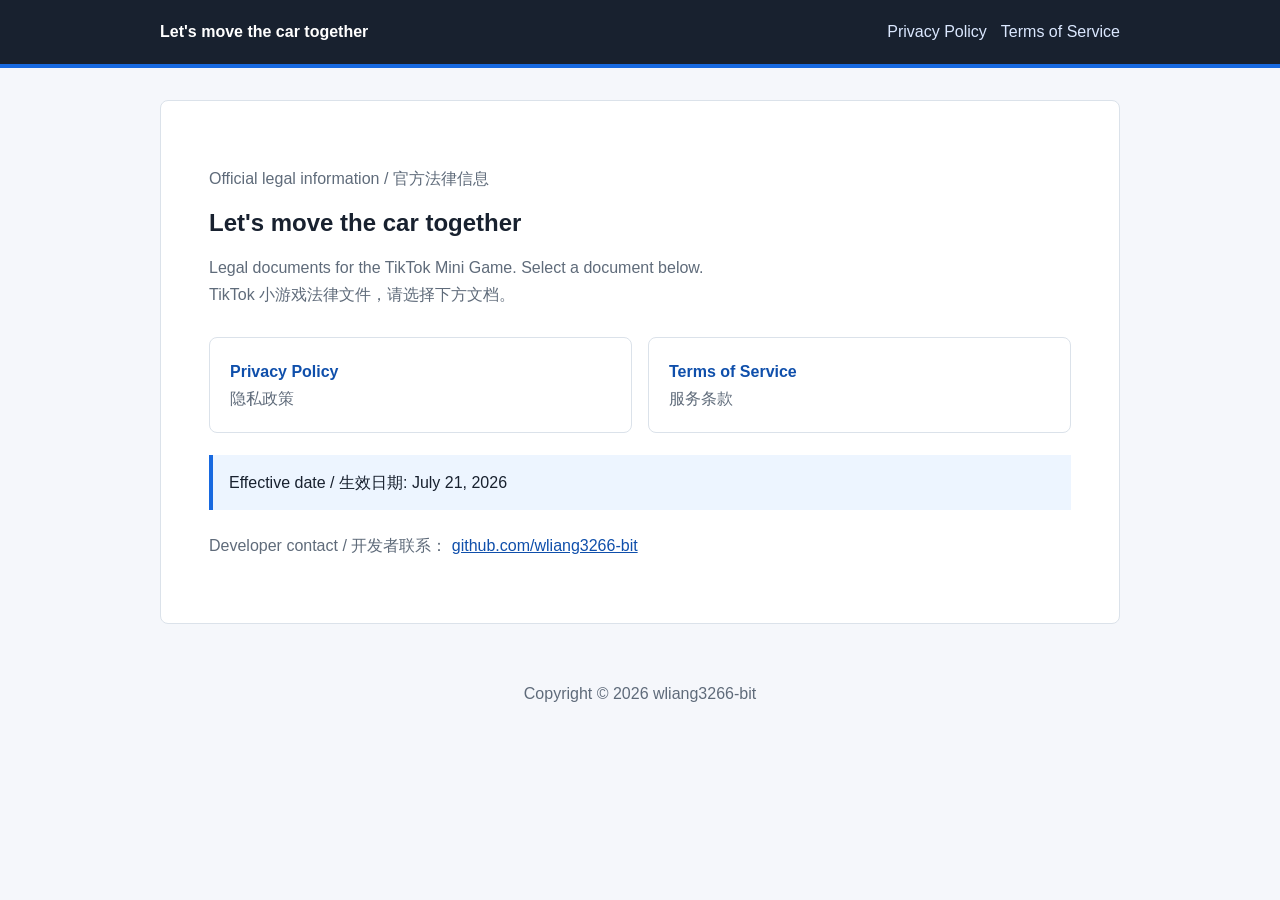
<file: index.html>
<!doctype html>
<html lang="en">
<head>
  <meta charset="utf-8">
  <meta name="viewport" content="width=device-width, initial-scale=1">
  <meta name="description" content="Legal information for Let's move the car together.">
  <title>Let's move the car together - Legal</title>
  <link rel="stylesheet" href="styles.css">
</head>
<body>
  <header>
    <nav aria-label="Primary navigation">
      <a class="brand" href="index.html">Let's move the car together</a>
      <div class="nav-links">
        <a href="privacy.html">Privacy Policy</a>
        <a href="terms.html">Terms of Service</a>
      </div>
    </nav>
  </header>

  <main>
    <section class="hero">
      <p class="meta">Official legal information / 官方法律信息</p>
      <h1>Let's move the car together</h1>
      <p class="subtitle">
        Legal documents for the TikTok Mini Game. Select a document below.<br>
        TikTok 小游戏法律文件，请选择下方文档。
      </p>

      <div class="actions">
        <a class="action" href="privacy.html">
          <strong>Privacy Policy</strong><br>
          <span class="note">隐私政策</span>
        </a>
        <a class="action" href="terms.html">
          <strong>Terms of Service</strong><br>
          <span class="note">服务条款</span>
        </a>
      </div>

      <div class="notice">
        Effective date / 生效日期: July 21, 2026
      </div>

      <p class="note">
        Developer contact / 开发者联系：
        <a href="https://github.com/wliang3266-bit">github.com/wliang3266-bit</a>
      </p>
    </section>
  </main>

  <footer>Copyright &copy; 2026 wliang3266-bit</footer>
</body>
</html>
</file>
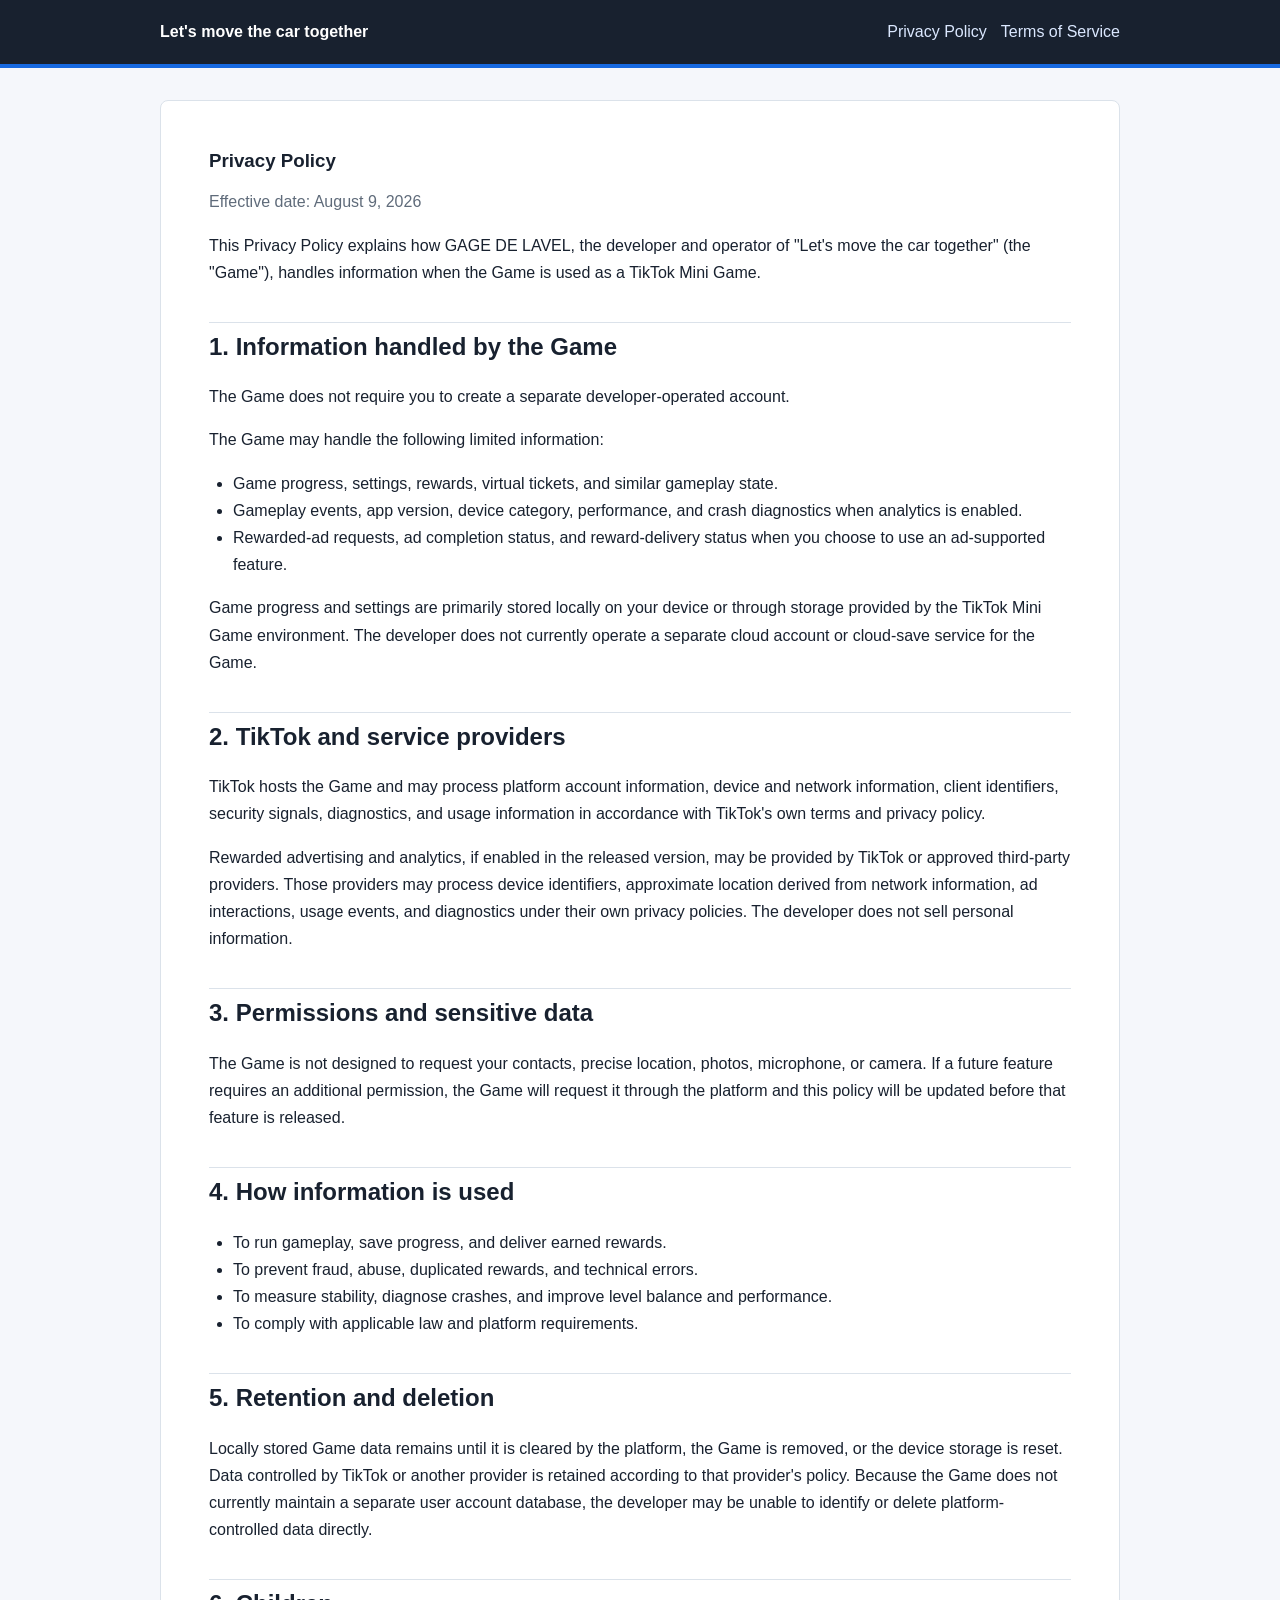
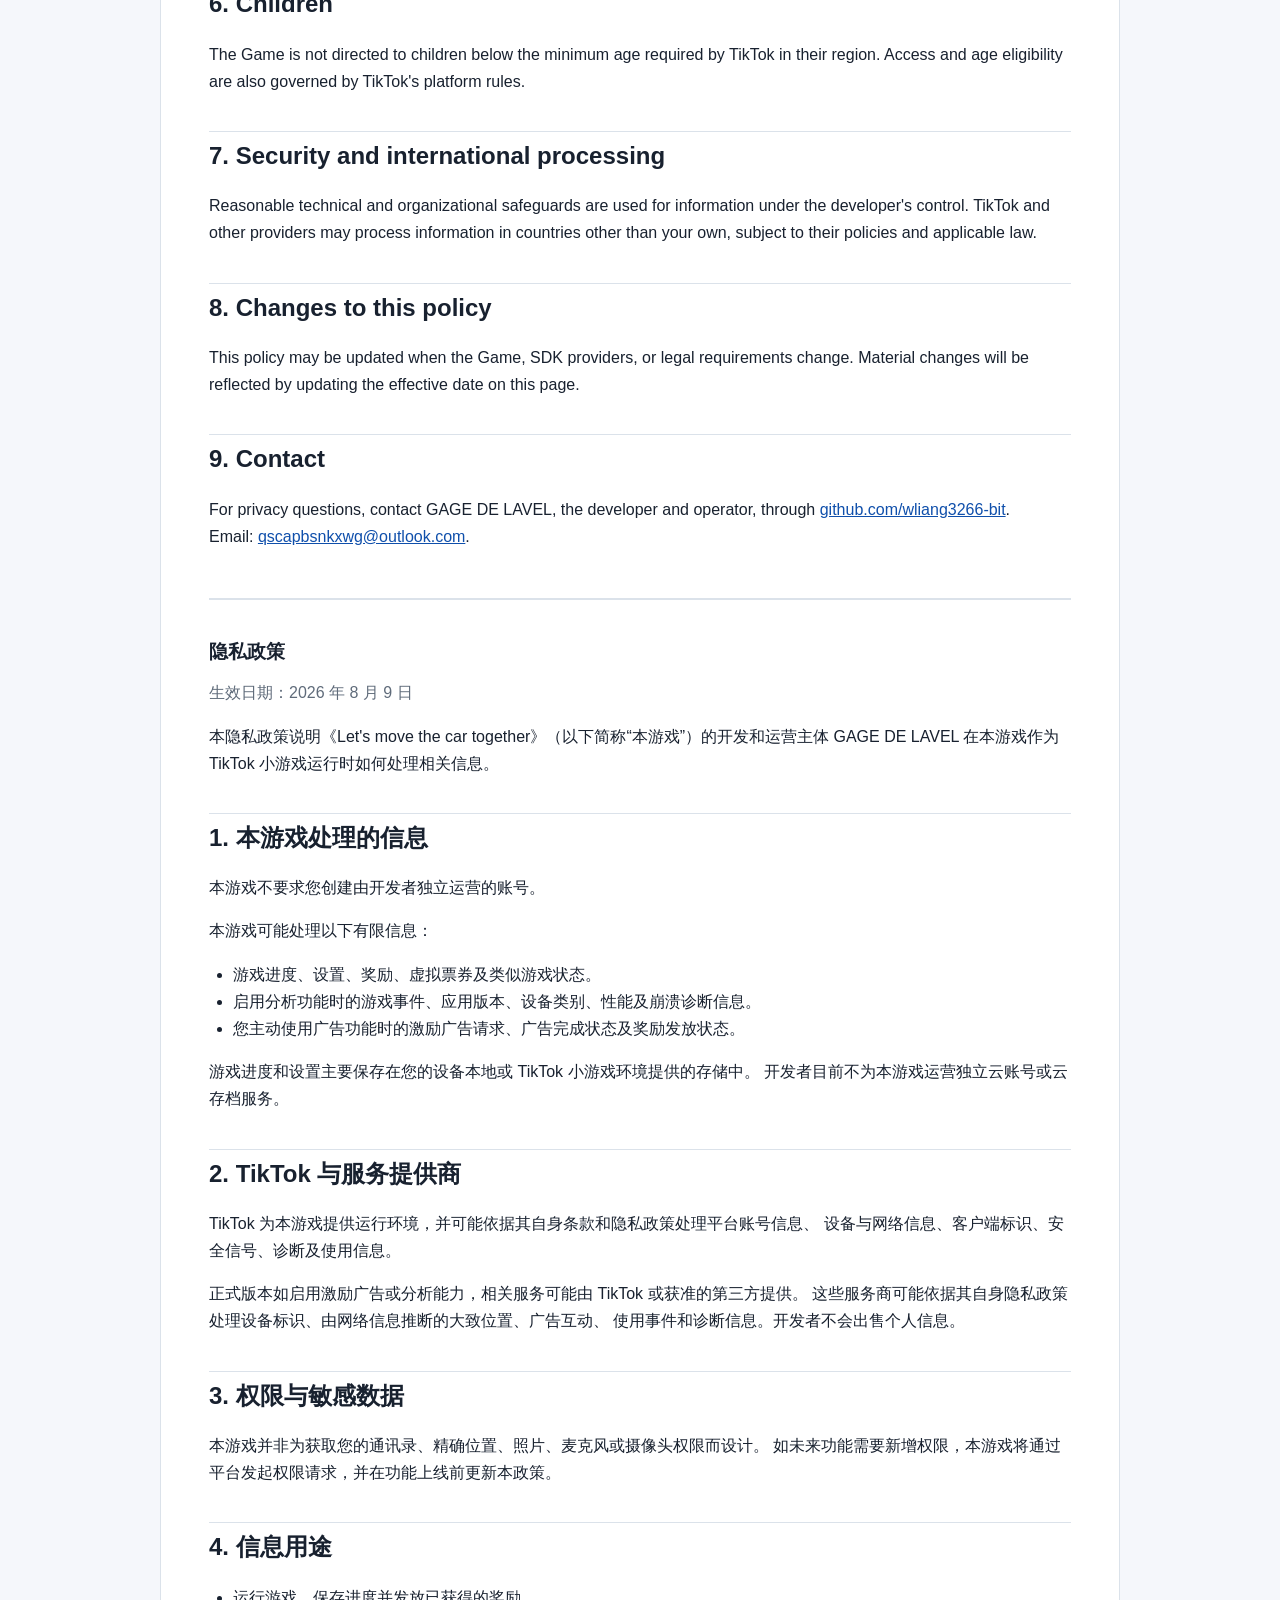
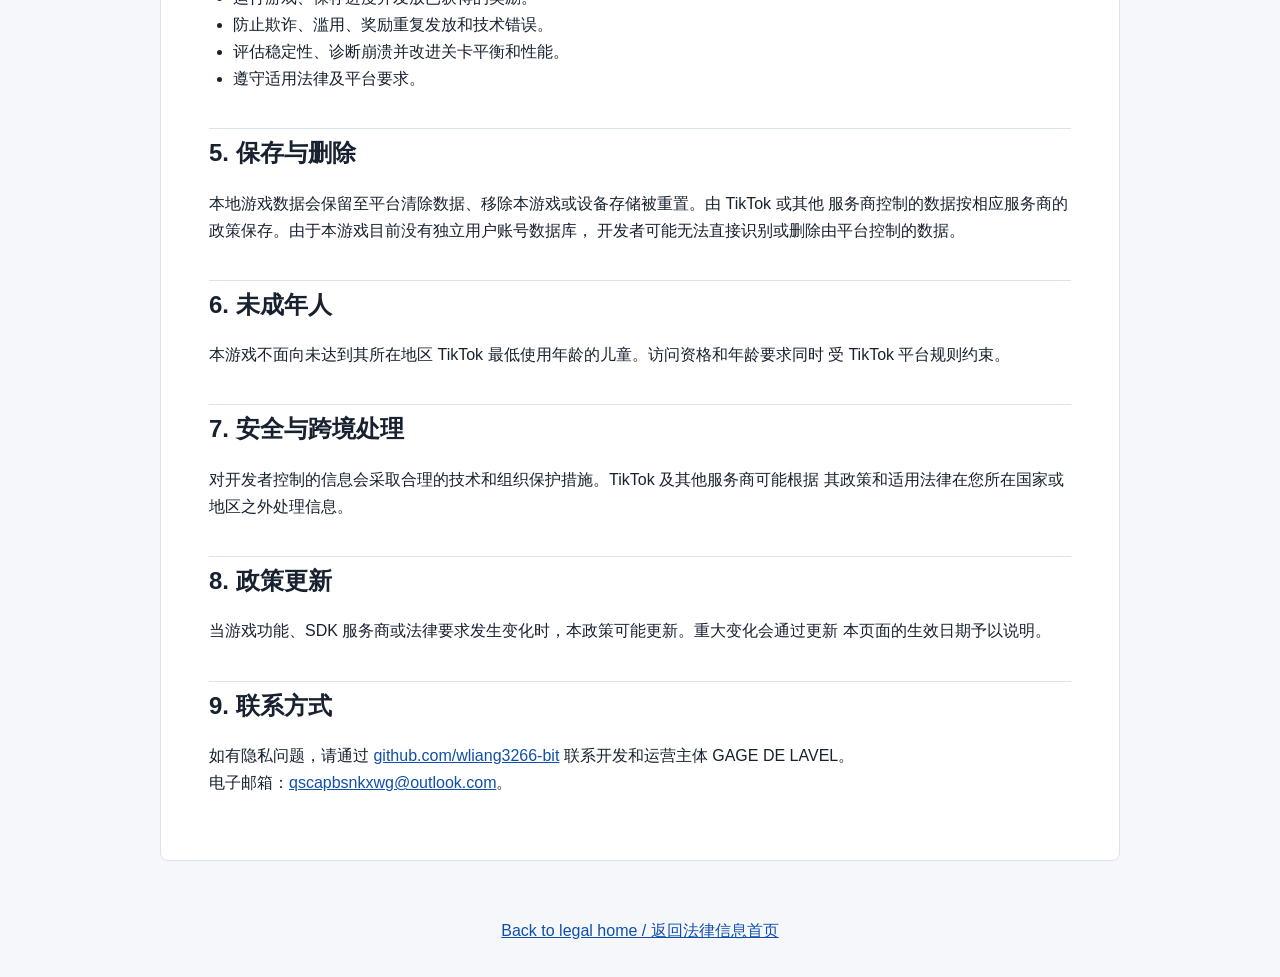
<file: privacy.html>
<!doctype html>
<html lang="en">
<head>
  <meta charset="utf-8">
  <meta name="viewport" content="width=device-width, initial-scale=1">
  <meta name="description" content="Privacy Policy for Let's move the car together.">
  <title>Privacy Policy - Let's move the car together</title>
  <link rel="stylesheet" href="styles.css">
</head>
<body>
  <header>
    <nav aria-label="Primary navigation">
      <a class="brand" href="index.html">Let's move the car together</a>
      <div class="nav-links">
        <a href="privacy.html">Privacy Policy</a>
        <a href="terms.html">Terms of Service</a>
      </div>
    </nav>
  </header>

  <main>
    <article class="document">
      <section class="language-block" lang="en">
        <h1>Privacy Policy</h1>
        <p class="meta">Effective date: August 9, 2026</p>

        <p>
          This Privacy Policy explains how GAGE DE LAVEL, the developer and operator of "Let's move the car together"
          (the "Game"), handles information when the Game is used as a TikTok Mini Game.
        </p>

        <h2>1. Information handled by the Game</h2>
        <p>The Game does not require you to create a separate developer-operated account.</p>
        <p>The Game may handle the following limited information:</p>
        <ul>
          <li>Game progress, settings, rewards, virtual tickets, and similar gameplay state.</li>
          <li>Gameplay events, app version, device category, performance, and crash diagnostics when analytics is enabled.</li>
          <li>Rewarded-ad requests, ad completion status, and reward-delivery status when you choose to use an ad-supported feature.</li>
        </ul>
        <p>
          Game progress and settings are primarily stored locally on your device or through storage
          provided by the TikTok Mini Game environment. The developer does not currently operate a
          separate cloud account or cloud-save service for the Game.
        </p>

        <h2>2. TikTok and service providers</h2>
        <p>
          TikTok hosts the Game and may process platform account information, device and network
          information, client identifiers, security signals, diagnostics, and usage information in
          accordance with TikTok's own terms and privacy policy.
        </p>
        <p>
          Rewarded advertising and analytics, if enabled in the released version, may be provided by
          TikTok or approved third-party providers. Those providers may process device identifiers,
          approximate location derived from network information, ad interactions, usage events, and
          diagnostics under their own privacy policies. The developer does not sell personal information.
        </p>

        <h2>3. Permissions and sensitive data</h2>
        <p>
          The Game is not designed to request your contacts, precise location, photos, microphone,
          or camera. If a future feature requires an additional permission, the Game will request it
          through the platform and this policy will be updated before that feature is released.
        </p>

        <h2>4. How information is used</h2>
        <ul>
          <li>To run gameplay, save progress, and deliver earned rewards.</li>
          <li>To prevent fraud, abuse, duplicated rewards, and technical errors.</li>
          <li>To measure stability, diagnose crashes, and improve level balance and performance.</li>
          <li>To comply with applicable law and platform requirements.</li>
        </ul>

        <h2>5. Retention and deletion</h2>
        <p>
          Locally stored Game data remains until it is cleared by the platform, the Game is removed,
          or the device storage is reset. Data controlled by TikTok or another provider is retained
          according to that provider's policy. Because the Game does not currently maintain a separate
          user account database, the developer may be unable to identify or delete platform-controlled
          data directly.
        </p>

        <h2>6. Children</h2>
        <p>
          The Game is not directed to children below the minimum age required by TikTok in their region.
          Access and age eligibility are also governed by TikTok's platform rules.
        </p>

        <h2>7. Security and international processing</h2>
        <p>
          Reasonable technical and organizational safeguards are used for information under the
          developer's control. TikTok and other providers may process information in countries other
          than your own, subject to their policies and applicable law.
        </p>

        <h2>8. Changes to this policy</h2>
        <p>
          This policy may be updated when the Game, SDK providers, or legal requirements change.
          Material changes will be reflected by updating the effective date on this page.
        </p>

        <h2>9. Contact</h2>
        <p>
          For privacy questions, contact GAGE DE LAVEL, the developer and operator, through
          <a href="https://github.com/wliang3266-bit">github.com/wliang3266-bit</a>.<br>
          Email: <a href="mailto:qscapbsnkxwg@outlook.com">qscapbsnkxwg@outlook.com</a>.
        </p>
      </section>

      <section class="language-block" lang="zh-CN">
        <h1>隐私政策</h1>
        <p class="meta">生效日期：2026 年 8 月 9 日</p>

        <p>
          本隐私政策说明《Let's move the car together》（以下简称“本游戏”）的开发和运营主体
          GAGE DE LAVEL 在本游戏作为 TikTok 小游戏运行时如何处理相关信息。
        </p>

        <h2>1. 本游戏处理的信息</h2>
        <p>本游戏不要求您创建由开发者独立运营的账号。</p>
        <p>本游戏可能处理以下有限信息：</p>
        <ul>
          <li>游戏进度、设置、奖励、虚拟票券及类似游戏状态。</li>
          <li>启用分析功能时的游戏事件、应用版本、设备类别、性能及崩溃诊断信息。</li>
          <li>您主动使用广告功能时的激励广告请求、广告完成状态及奖励发放状态。</li>
        </ul>
        <p>
          游戏进度和设置主要保存在您的设备本地或 TikTok 小游戏环境提供的存储中。
          开发者目前不为本游戏运营独立云账号或云存档服务。
        </p>

        <h2>2. TikTok 与服务提供商</h2>
        <p>
          TikTok 为本游戏提供运行环境，并可能依据其自身条款和隐私政策处理平台账号信息、
          设备与网络信息、客户端标识、安全信号、诊断及使用信息。
        </p>
        <p>
          正式版本如启用激励广告或分析能力，相关服务可能由 TikTok 或获准的第三方提供。
          这些服务商可能依据其自身隐私政策处理设备标识、由网络信息推断的大致位置、广告互动、
          使用事件和诊断信息。开发者不会出售个人信息。
        </p>

        <h2>3. 权限与敏感数据</h2>
        <p>
          本游戏并非为获取您的通讯录、精确位置、照片、麦克风或摄像头权限而设计。
          如未来功能需要新增权限，本游戏将通过平台发起权限请求，并在功能上线前更新本政策。
        </p>

        <h2>4. 信息用途</h2>
        <ul>
          <li>运行游戏、保存进度并发放已获得的奖励。</li>
          <li>防止欺诈、滥用、奖励重复发放和技术错误。</li>
          <li>评估稳定性、诊断崩溃并改进关卡平衡和性能。</li>
          <li>遵守适用法律及平台要求。</li>
        </ul>

        <h2>5. 保存与删除</h2>
        <p>
          本地游戏数据会保留至平台清除数据、移除本游戏或设备存储被重置。由 TikTok 或其他
          服务商控制的数据按相应服务商的政策保存。由于本游戏目前没有独立用户账号数据库，
          开发者可能无法直接识别或删除由平台控制的数据。
        </p>

        <h2>6. 未成年人</h2>
        <p>
          本游戏不面向未达到其所在地区 TikTok 最低使用年龄的儿童。访问资格和年龄要求同时
          受 TikTok 平台规则约束。
        </p>

        <h2>7. 安全与跨境处理</h2>
        <p>
          对开发者控制的信息会采取合理的技术和组织保护措施。TikTok 及其他服务商可能根据
          其政策和适用法律在您所在国家或地区之外处理信息。
        </p>

        <h2>8. 政策更新</h2>
        <p>
          当游戏功能、SDK 服务商或法律要求发生变化时，本政策可能更新。重大变化会通过更新
          本页面的生效日期予以说明。
        </p>

        <h2>9. 联系方式</h2>
        <p>
          如有隐私问题，请通过
          <a href="https://github.com/wliang3266-bit">github.com/wliang3266-bit</a>
          联系开发和运营主体 GAGE DE LAVEL。<br>
          电子邮箱：<a href="mailto:qscapbsnkxwg@outlook.com">qscapbsnkxwg@outlook.com</a>。
        </p>
      </section>
    </article>
  </main>

  <footer><a href="index.html">Back to legal home / 返回法律信息首页</a></footer>
</body>
</html>
</file>
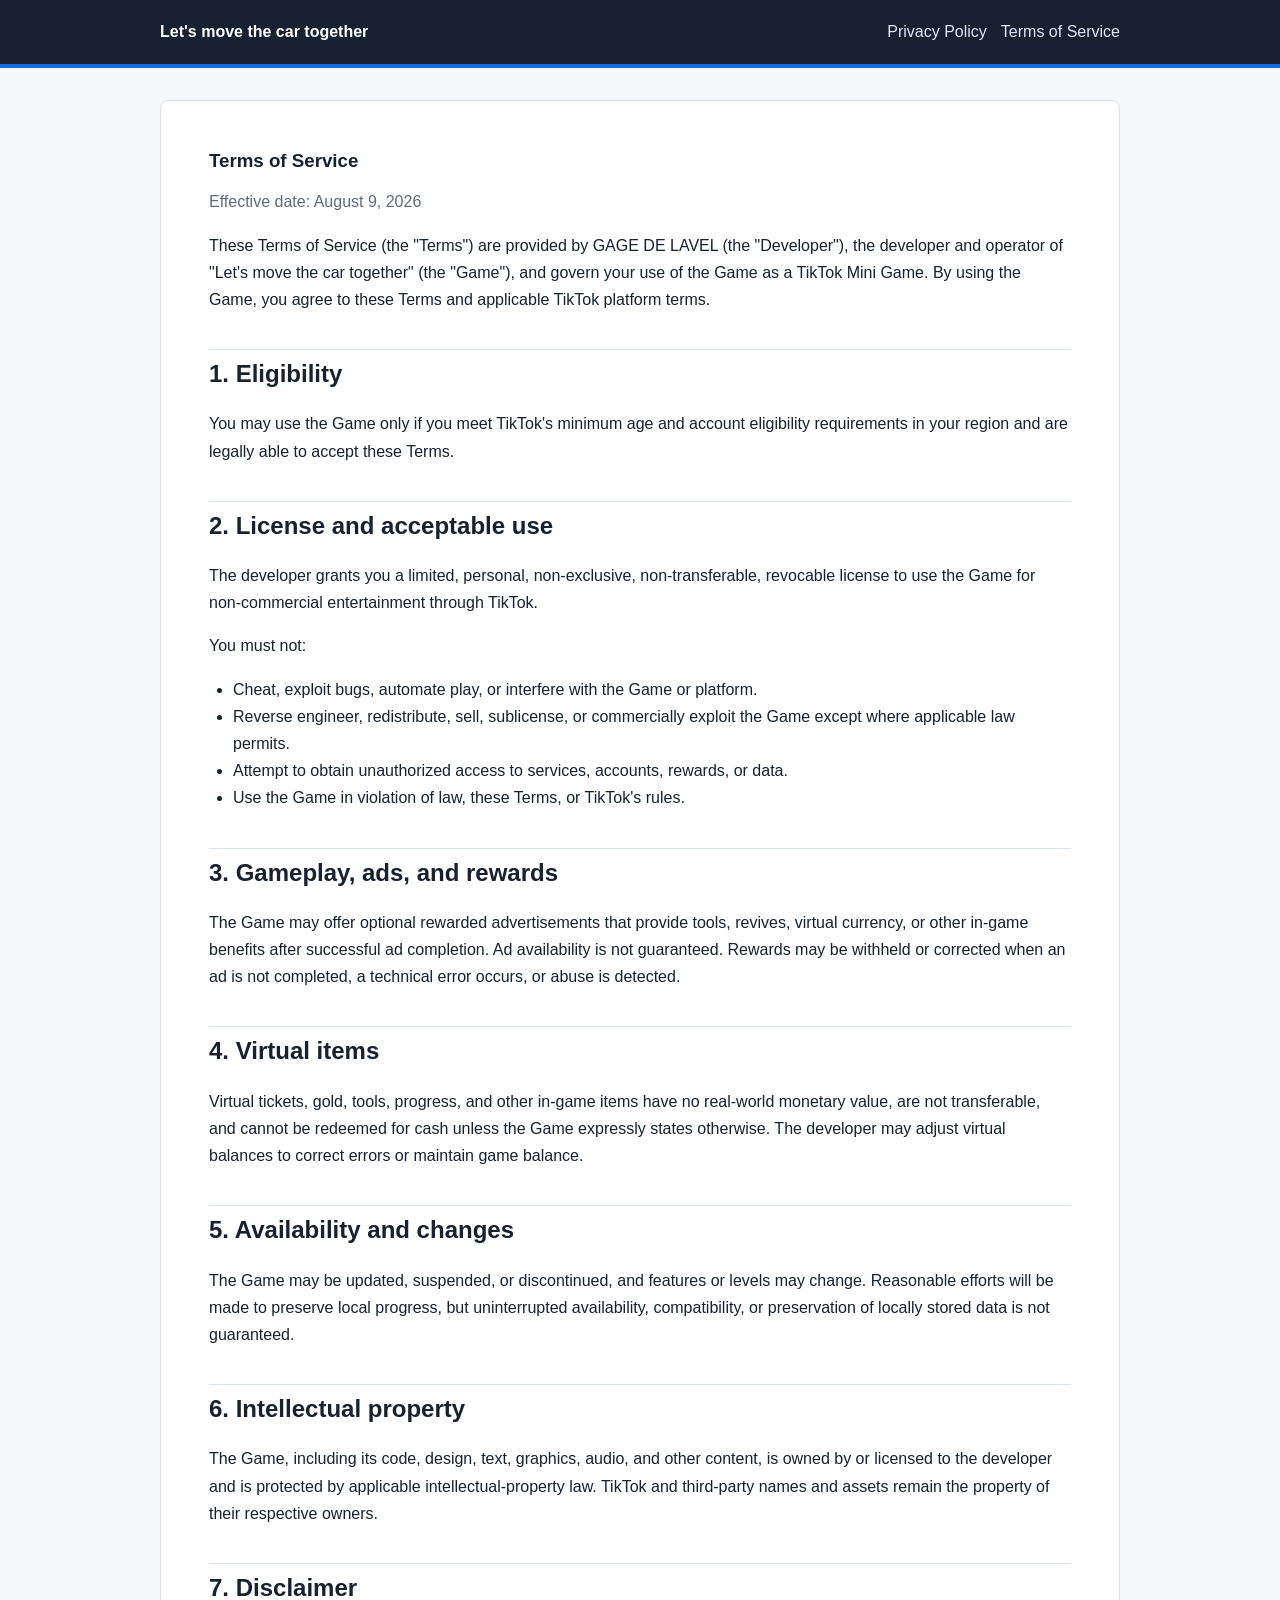
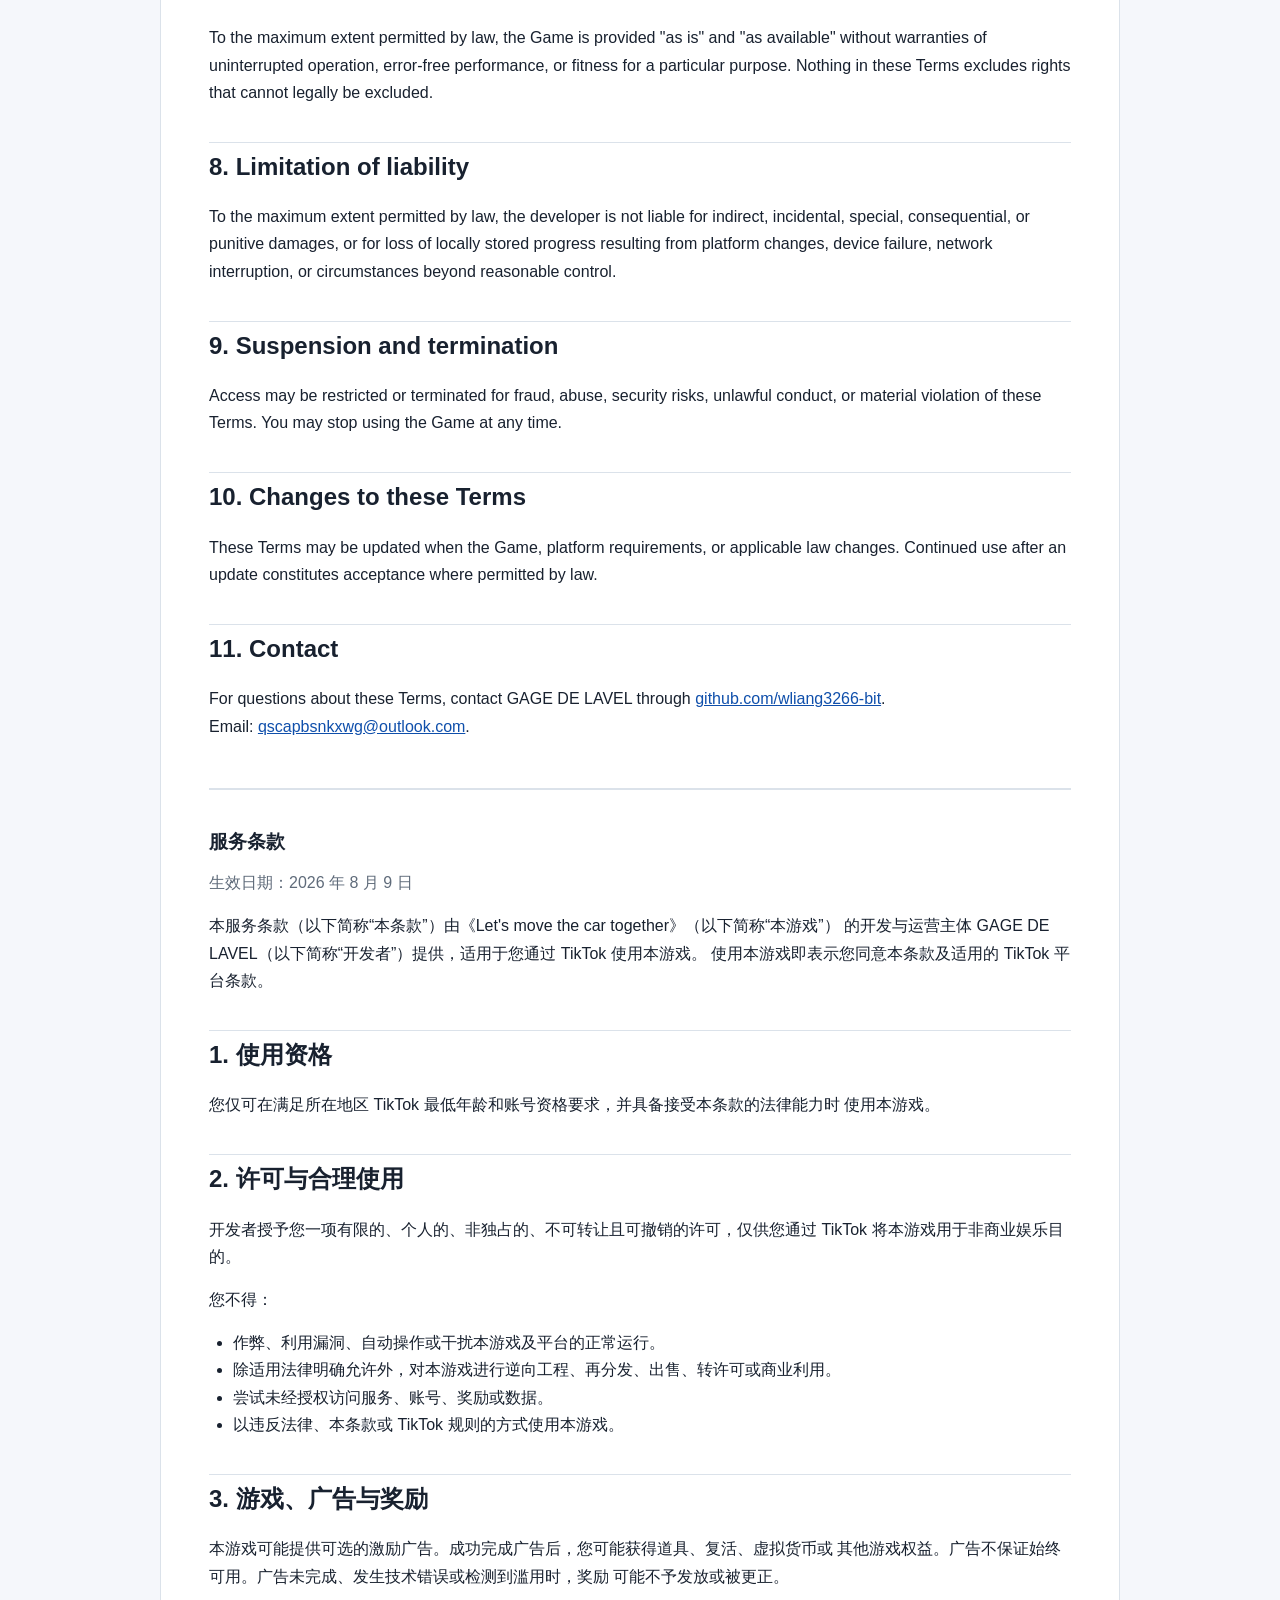
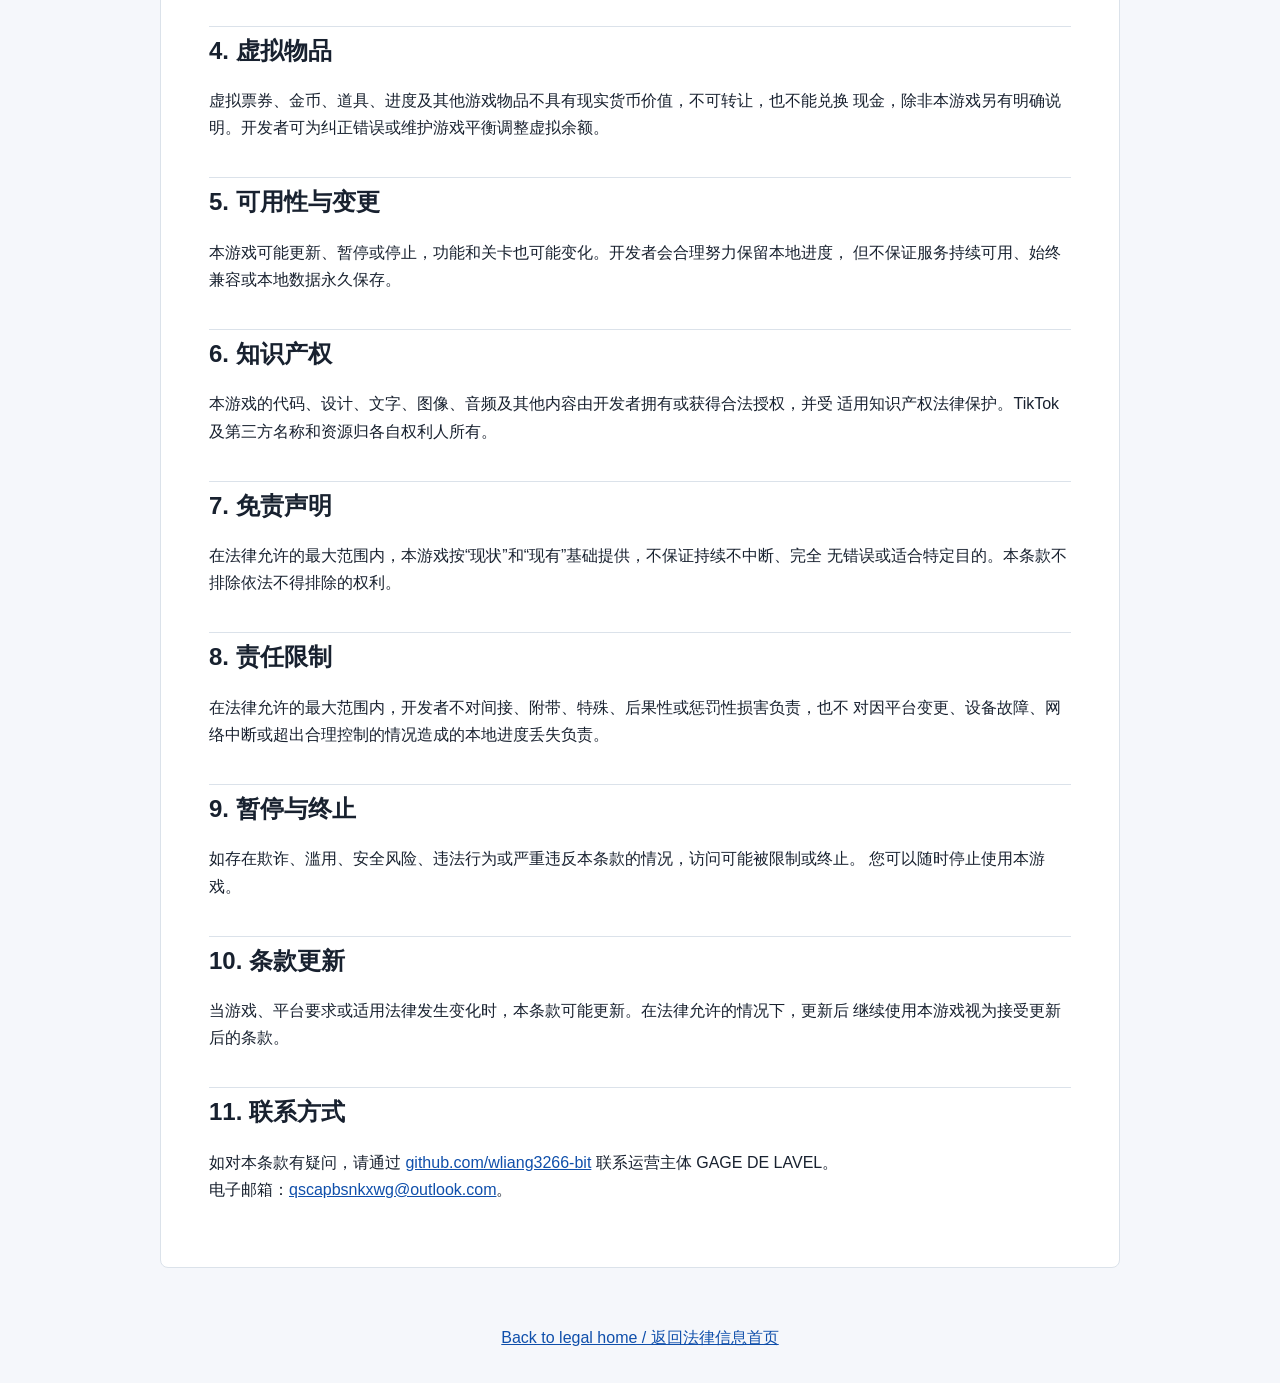
<file: terms.html>
<!doctype html>
<html lang="en">
<head>
  <meta charset="utf-8">
  <meta name="viewport" content="width=device-width, initial-scale=1">
  <meta name="description" content="Terms of Service for Let's move the car together.">
  <title>Terms of Service - Let's move the car together</title>
  <link rel="stylesheet" href="styles.css">
</head>
<body>
  <header>
    <nav aria-label="Primary navigation">
      <a class="brand" href="index.html">Let's move the car together</a>
      <div class="nav-links">
        <a href="privacy.html">Privacy Policy</a>
        <a href="terms.html">Terms of Service</a>
      </div>
    </nav>
  </header>

  <main>
    <article class="document">
      <section class="language-block" lang="en">
        <h1>Terms of Service</h1>
        <p class="meta">Effective date: August 9, 2026</p>

        <p>
          These Terms of Service (the "Terms") are provided by GAGE DE LAVEL (the "Developer"), the developer
          and operator of "Let's move the car together" (the "Game"), and govern your use of the Game
          as a TikTok Mini Game. By using the Game, you agree to these Terms and applicable TikTok platform terms.
        </p>

        <h2>1. Eligibility</h2>
        <p>
          You may use the Game only if you meet TikTok's minimum age and account eligibility
          requirements in your region and are legally able to accept these Terms.
        </p>

        <h2>2. License and acceptable use</h2>
        <p>
          The developer grants you a limited, personal, non-exclusive, non-transferable, revocable
          license to use the Game for non-commercial entertainment through TikTok.
        </p>
        <p>You must not:</p>
        <ul>
          <li>Cheat, exploit bugs, automate play, or interfere with the Game or platform.</li>
          <li>Reverse engineer, redistribute, sell, sublicense, or commercially exploit the Game except where applicable law permits.</li>
          <li>Attempt to obtain unauthorized access to services, accounts, rewards, or data.</li>
          <li>Use the Game in violation of law, these Terms, or TikTok's rules.</li>
        </ul>

        <h2>3. Gameplay, ads, and rewards</h2>
        <p>
          The Game may offer optional rewarded advertisements that provide tools, revives, virtual
          currency, or other in-game benefits after successful ad completion. Ad availability is not
          guaranteed. Rewards may be withheld or corrected when an ad is not completed, a technical
          error occurs, or abuse is detected.
        </p>

        <h2>4. Virtual items</h2>
        <p>
          Virtual tickets, gold, tools, progress, and other in-game items have no real-world monetary
          value, are not transferable, and cannot be redeemed for cash unless the Game expressly states
          otherwise. The developer may adjust virtual balances to correct errors or maintain game balance.
        </p>

        <h2>5. Availability and changes</h2>
        <p>
          The Game may be updated, suspended, or discontinued, and features or levels may change.
          Reasonable efforts will be made to preserve local progress, but uninterrupted availability,
          compatibility, or preservation of locally stored data is not guaranteed.
        </p>

        <h2>6. Intellectual property</h2>
        <p>
          The Game, including its code, design, text, graphics, audio, and other content, is owned by
          or licensed to the developer and is protected by applicable intellectual-property law.
          TikTok and third-party names and assets remain the property of their respective owners.
        </p>

        <h2>7. Disclaimer</h2>
        <p>
          To the maximum extent permitted by law, the Game is provided "as is" and "as available"
          without warranties of uninterrupted operation, error-free performance, or fitness for a
          particular purpose. Nothing in these Terms excludes rights that cannot legally be excluded.
        </p>

        <h2>8. Limitation of liability</h2>
        <p>
          To the maximum extent permitted by law, the developer is not liable for indirect, incidental,
          special, consequential, or punitive damages, or for loss of locally stored progress resulting
          from platform changes, device failure, network interruption, or circumstances beyond reasonable control.
        </p>

        <h2>9. Suspension and termination</h2>
        <p>
          Access may be restricted or terminated for fraud, abuse, security risks, unlawful conduct,
          or material violation of these Terms. You may stop using the Game at any time.
        </p>

        <h2>10. Changes to these Terms</h2>
        <p>
          These Terms may be updated when the Game, platform requirements, or applicable law changes.
          Continued use after an update constitutes acceptance where permitted by law.
        </p>

        <h2>11. Contact</h2>
        <p>
          For questions about these Terms, contact GAGE DE LAVEL through
          <a href="https://github.com/wliang3266-bit">github.com/wliang3266-bit</a>.<br>
          Email: <a href="mailto:qscapbsnkxwg@outlook.com">qscapbsnkxwg@outlook.com</a>.
        </p>
      </section>

      <section class="language-block" lang="zh-CN">
        <h1>服务条款</h1>
        <p class="meta">生效日期：2026 年 8 月 9 日</p>

        <p>
          本服务条款（以下简称“本条款”）由《Let's move the car together》（以下简称“本游戏”）
          的开发与运营主体 GAGE DE LAVEL（以下简称“开发者”）提供，适用于您通过 TikTok 使用本游戏。
          使用本游戏即表示您同意本条款及适用的 TikTok 平台条款。
        </p>

        <h2>1. 使用资格</h2>
        <p>
          您仅可在满足所在地区 TikTok 最低年龄和账号资格要求，并具备接受本条款的法律能力时
          使用本游戏。
        </p>

        <h2>2. 许可与合理使用</h2>
        <p>
          开发者授予您一项有限的、个人的、非独占的、不可转让且可撤销的许可，仅供您通过
          TikTok 将本游戏用于非商业娱乐目的。
        </p>
        <p>您不得：</p>
        <ul>
          <li>作弊、利用漏洞、自动操作或干扰本游戏及平台的正常运行。</li>
          <li>除适用法律明确允许外，对本游戏进行逆向工程、再分发、出售、转许可或商业利用。</li>
          <li>尝试未经授权访问服务、账号、奖励或数据。</li>
          <li>以违反法律、本条款或 TikTok 规则的方式使用本游戏。</li>
        </ul>

        <h2>3. 游戏、广告与奖励</h2>
        <p>
          本游戏可能提供可选的激励广告。成功完成广告后，您可能获得道具、复活、虚拟货币或
          其他游戏权益。广告不保证始终可用。广告未完成、发生技术错误或检测到滥用时，奖励
          可能不予发放或被更正。
        </p>

        <h2>4. 虚拟物品</h2>
        <p>
          虚拟票券、金币、道具、进度及其他游戏物品不具有现实货币价值，不可转让，也不能兑换
          现金，除非本游戏另有明确说明。开发者可为纠正错误或维护游戏平衡调整虚拟余额。
        </p>

        <h2>5. 可用性与变更</h2>
        <p>
          本游戏可能更新、暂停或停止，功能和关卡也可能变化。开发者会合理努力保留本地进度，
          但不保证服务持续可用、始终兼容或本地数据永久保存。
        </p>

        <h2>6. 知识产权</h2>
        <p>
          本游戏的代码、设计、文字、图像、音频及其他内容由开发者拥有或获得合法授权，并受
          适用知识产权法律保护。TikTok 及第三方名称和资源归各自权利人所有。
        </p>

        <h2>7. 免责声明</h2>
        <p>
          在法律允许的最大范围内，本游戏按“现状”和“现有”基础提供，不保证持续不中断、完全
          无错误或适合特定目的。本条款不排除依法不得排除的权利。
        </p>

        <h2>8. 责任限制</h2>
        <p>
          在法律允许的最大范围内，开发者不对间接、附带、特殊、后果性或惩罚性损害负责，也不
          对因平台变更、设备故障、网络中断或超出合理控制的情况造成的本地进度丢失负责。
        </p>

        <h2>9. 暂停与终止</h2>
        <p>
          如存在欺诈、滥用、安全风险、违法行为或严重违反本条款的情况，访问可能被限制或终止。
          您可以随时停止使用本游戏。
        </p>

        <h2>10. 条款更新</h2>
        <p>
          当游戏、平台要求或适用法律发生变化时，本条款可能更新。在法律允许的情况下，更新后
          继续使用本游戏视为接受更新后的条款。
        </p>

        <h2>11. 联系方式</h2>
        <p>
          如对本条款有疑问，请通过
          <a href="https://github.com/wliang3266-bit">github.com/wliang3266-bit</a>
          联系运营主体 GAGE DE LAVEL。<br>
          电子邮箱：<a href="mailto:qscapbsnkxwg@outlook.com">qscapbsnkxwg@outlook.com</a>。
        </p>
      </section>
    </article>
  </main>

  <footer><a href="index.html">Back to legal home / 返回法律信息首页</a></footer>
</body>
</html>
</file>
<file: styles.css>
:root {
  color-scheme: light;
  --bg: #f5f7fb;
  --surface: #ffffff;
  --text: #18212f;
  --muted: #5f6b7a;
  --line: #dbe2ea;
  --accent: #1769e0;
  --accent-dark: #0f4fab;
}

* { box-sizing: border-box; }
html { scroll-behavior: smooth; }

body {
  margin: 0;
  background: var(--bg);
  color: var(--text);
  font-family: Inter, "Segoe UI", "PingFang SC", "Microsoft YaHei", Arial, sans-serif;
  font-size: 16px;
  line-height: 1.7;
}

header {
  background: #18212f;
  color: #fff;
  border-bottom: 4px solid var(--accent);
}

nav {
  width: min(960px, calc(100% - 32px));
  min-height: 64px;
  margin: 0 auto;
  display: flex;
  align-items: center;
  justify-content: space-between;
  gap: 16px;
}

.brand {
  color: #fff;
  font-weight: 700;
  text-decoration: none;
}

.nav-links {
  display: flex;
  flex-wrap: wrap;
  gap: 14px;
}

.nav-links a {
  color: #dbe8ff;
  text-decoration: none;
}

.nav-links a:hover,
.nav-links a:focus {
  color: #fff;
  text-decoration: underline;
}

main {
  width: min(960px, calc(100% - 32px));
  margin: 32px auto 56px;
}

.hero,
.document {
  background: var(--surface);
  border: 1px solid var(--line);
  border-radius: 8px;
  padding: clamp(24px, 5vw, 48px);
}

.hero h1,
.document h1 {
  margin: 0 0 10px;
  line-height: 1.25;
  letter-spacing: 0;
}

.subtitle,
.meta,
.note { color: var(--muted); }

.actions {
  display: grid;
  grid-template-columns: repeat(2, minmax(0, 1fr));
  gap: 16px;
  margin-top: 28px;
}

.action {
  display: block;
  border: 1px solid var(--line);
  border-radius: 8px;
  padding: 20px;
  color: var(--text);
  text-decoration: none;
}

.action:hover,
.action:focus {
  border-color: var(--accent);
  box-shadow: 0 4px 16px rgba(23, 105, 224, 0.12);
}

.action strong { color: var(--accent-dark); }

.document h2 {
  margin-top: 36px;
  padding-top: 8px;
  border-top: 1px solid var(--line);
  line-height: 1.35;
  letter-spacing: 0;
}

.document h3 {
  margin-top: 24px;
  letter-spacing: 0;
}

.document ul { padding-left: 24px; }

.language-block + .language-block {
  margin-top: 48px;
  padding-top: 40px;
  border-top: 2px solid var(--line);
}

.notice {
  margin: 22px 0;
  border-left: 4px solid var(--accent);
  background: #edf5ff;
  padding: 14px 16px;
}

a { color: var(--accent-dark); }

footer {
  width: min(960px, calc(100% - 32px));
  margin: 0 auto 32px;
  color: var(--muted);
  text-align: center;
}

@media (max-width: 640px) {
  nav {
    align-items: flex-start;
    flex-direction: column;
    padding: 14px 0;
  }

  .actions { grid-template-columns: 1fr; }
  main { margin-top: 20px; }
}
</file>
